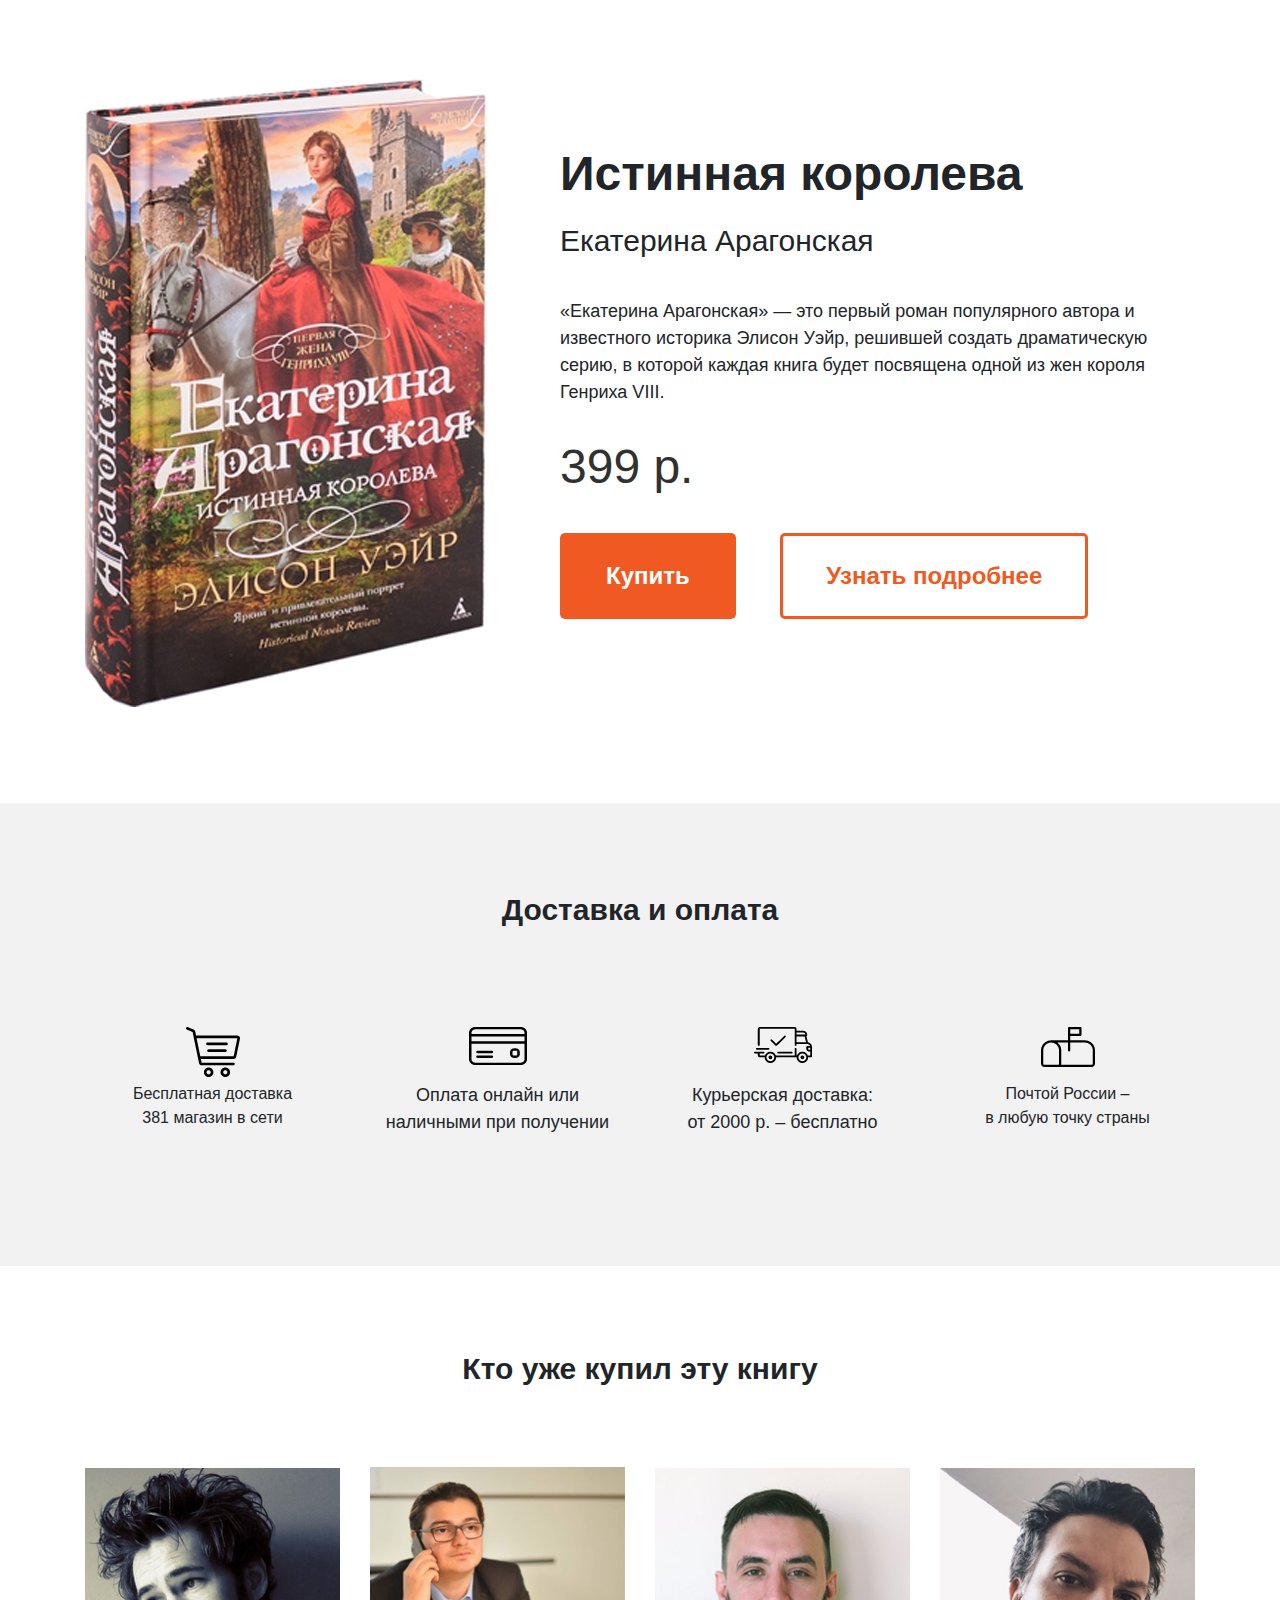
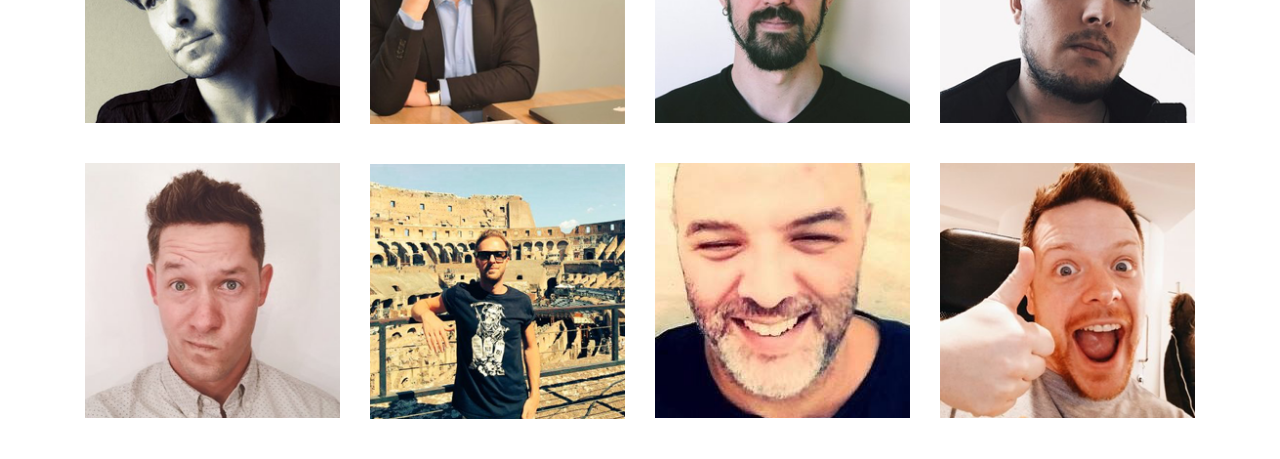
<file: loskxdsite/index.html>
<!DOCTYPE html>
<html lang="en">
	<head>
		<meta charset="utf-8">
		<meta name="viewport" content="width=device-width, initial-scale=1, shrink-to-fit=no">
		<meta name="description" content="">
		<meta name="author" content="">
		<link rel="icon" href="../../../../favicon.ico">

		<title>Starter Template for Bootstrap</title>

		<!-- Bootstrap core CSS -->
		<link href="css/bootstrap.min.css" rel="stylesheet">

		<!-- Custom styles for this template -->
		<link href="css/style.css" rel="stylesheet">
	</head>

	<body>

 	<header class="header">
 		

	<div class="container">
		<div class="row align-items-center">
			<div class="col-12 col-lg-5">
				<img src="img/header-img.jpg" alt="">
			</div>
			<!-- /.col-5 -->
			<div class="col-12 col-lg-7">
				<div class="header-text">
					<h1 class="header-text__title">Истинная королева</h1>
					<div class="header-text__subtitle">Екатерина Арагонская</div>
					<p class="header-text__descr">«Екатерина Арагонская» — это первый роман популярного автора и известного историка Элисон Уэйр, решившей создать драматическую серию, в которой каждая книга будет посвящена одной из жен короля Генриха VIII.</p>
					<div class="header-text__price">399 р.
					</div>
					<div class="header-text__buttons">
						<button class="button">Купить</button>
						<button class="button button-o">Узнать подробнее</button>
					</div>
				</div>
				<!-- /.header-text -->
			</div>
			<!-- /.col-7 -->
		</div>
		<!-- /.row -->
	</div>
	<!-- /.container -->

 	</header>


 	<section class="features">
 		<div class="container">
 			<h2 class="section-title">Доставка и оплата
 			</h2>
 			<div class="row">
 				<div class="col-12 col-sm-6 col-lg-3"">
 					<div class="features__img">
 						<img src="img/features/Shopping-cart.png" alt="Shopping-cart">
 					</div>
 					<div class="features__text">
 						Бесплатная доставка <br>
 						381 магазин в сети
 					</div>
 				</div>
 				<!-- /.col-3 -->
 				<div class="col-12 col-sm-6 col-lg-3">
 					<div class="features__img">
 						<img src="img/features/Credit-card.png" alt="Credit-card">
 					</div>
 					<div class="fetures__text">
 						Оплата онлайн или <br>
 						 наличными при получении
 					</div>
 				</div>
 				<!-- /.col-3 -->
 				<div class="col-12 col-sm-6 col-lg-3">
 					<div class="features__img">
 						<img src="img/features/Shipped.png" alt="Shipped.png">
 					</div>
 					<div class="fetures__text">
 						Курьерская доставка: <br>
						от 2000 р. – бесплатно
 					</div>
 				</div>
 				<!-- /.col-3 -->
 				<div class="col-12 col-sm-6 col-lg-3">
 					<div class="features__img">
 						<img src="img/features/Mailbox.png" alt="Mailbox">
 					</div>
 					<div class="features__text">
 						Почтой России – <br>
						в любую точку страны
 					</div>
 				</div>
 				<!-- /.col-3 -->
 			</div>
 			<!-- /.row -->
 		</div>
 	</section>


<footer class="footer">
	<div class="container">
		<div class="text-footer">
			<p>Кто уже купил эту книгу</p>
		</div>
		<div class="row align-items-center">
			<div class="col-12 col-sm-6 col-lg-3">
				<img class="foother__people" src="img/footer/1-people.png" alt="1">
				<img class="foother__people" src="img/footer/2-people.png" alt="2">
			</div>
			<!-- /.col-3 -->
			<div class="col-12 col-sm-6 col-lg-3">
				<img src="img/footer/3-people.png" alt="3" class="foother__people">
				<img src="img/footer/4-people.png" alt="4" class="foother__people">
			</div>
			<div class="col-12 col-sm-6 col-lg-3">
				<img src="img/footer/5-people.png" alt="5" class="foother__people">
				<img src="img/footer/6-people.png" alt="6" class="foother__people">
			</div>
			<!-- /.col-3 -->
			<div class="col-12 col-sm-6 col-lg-3">
				<img src="img/footer/7-people.png" alt="7" class="foother__people">
				<img src="img/footer/8-people.png" alt="8" class="foother__people">
			</div>
			<!-- /.col-3 -->
		</div>
		<!-- /.row -->
	</div>
	<!-- /.container -->
</footer>
<!-- /.foother -->


	</body>
</html>
</file>
<file: loskxdsite/css/style.css>
body {
	margin: 0;
	font-family: 'Tahoma', sans-serif;
}
img {
	max-width: 100%;
}
.header {
	padding-top: 77px;
	padding-bottom: 96px;
}
.header-text__title {
	margin-bottom: 15px;
	font-size: 48px;
	font-weight: 700;
}
.header-text__subtitle {
	font-size: 30px;
	font-weight: 400;
	margin-bottom: 35px;
}
.header-text__descr {
	margin-bottom: 47px;
	font-size: 18px;
	font-weight: 400;
	line-height: 27px;
}
.header-text__price {
	margin-bottom: 53px;
	color: #313131;
	font-size: 48px;
	font-weight: 400;
	line-height: 27px;
}
.button {
	margin-bottom: 20px;
	border: 3px solid transparent ;
	border-radius: 5px;
	background-color: #f05a22;
	color: #fff;
	padding: 22px 43px;
	font-size: 24px;
	font-weight: 700;
	margin-right: 40px;
}
.button-o {
	background-color: transparent;
	border: 3px solid #f05a22;
	color: #f05a22;

}
.features {
	background-color: #f2f2f2;
	padding-top: 89px;
	padding-bottom: 100px;
	text-align: center;
}
.section-title {
	padding-bottom: 91px;
	font-size: 30px;
	font-weight: 700;
}
.features__img {
	min-height: 55px;
}
.fetures__text {
	margin-bottom: 30px;
	font-size: 18px;
	font-weight: 400;
}
.text-footer {
	text-align: center;
	font-size: 30px;
	font-weight: 700;
	line-height: 27px;
	padding-top: 89px;
	padding-bottom: 69px;
}
.foother__people {
	padding-bottom: 40px;
}
</file>
